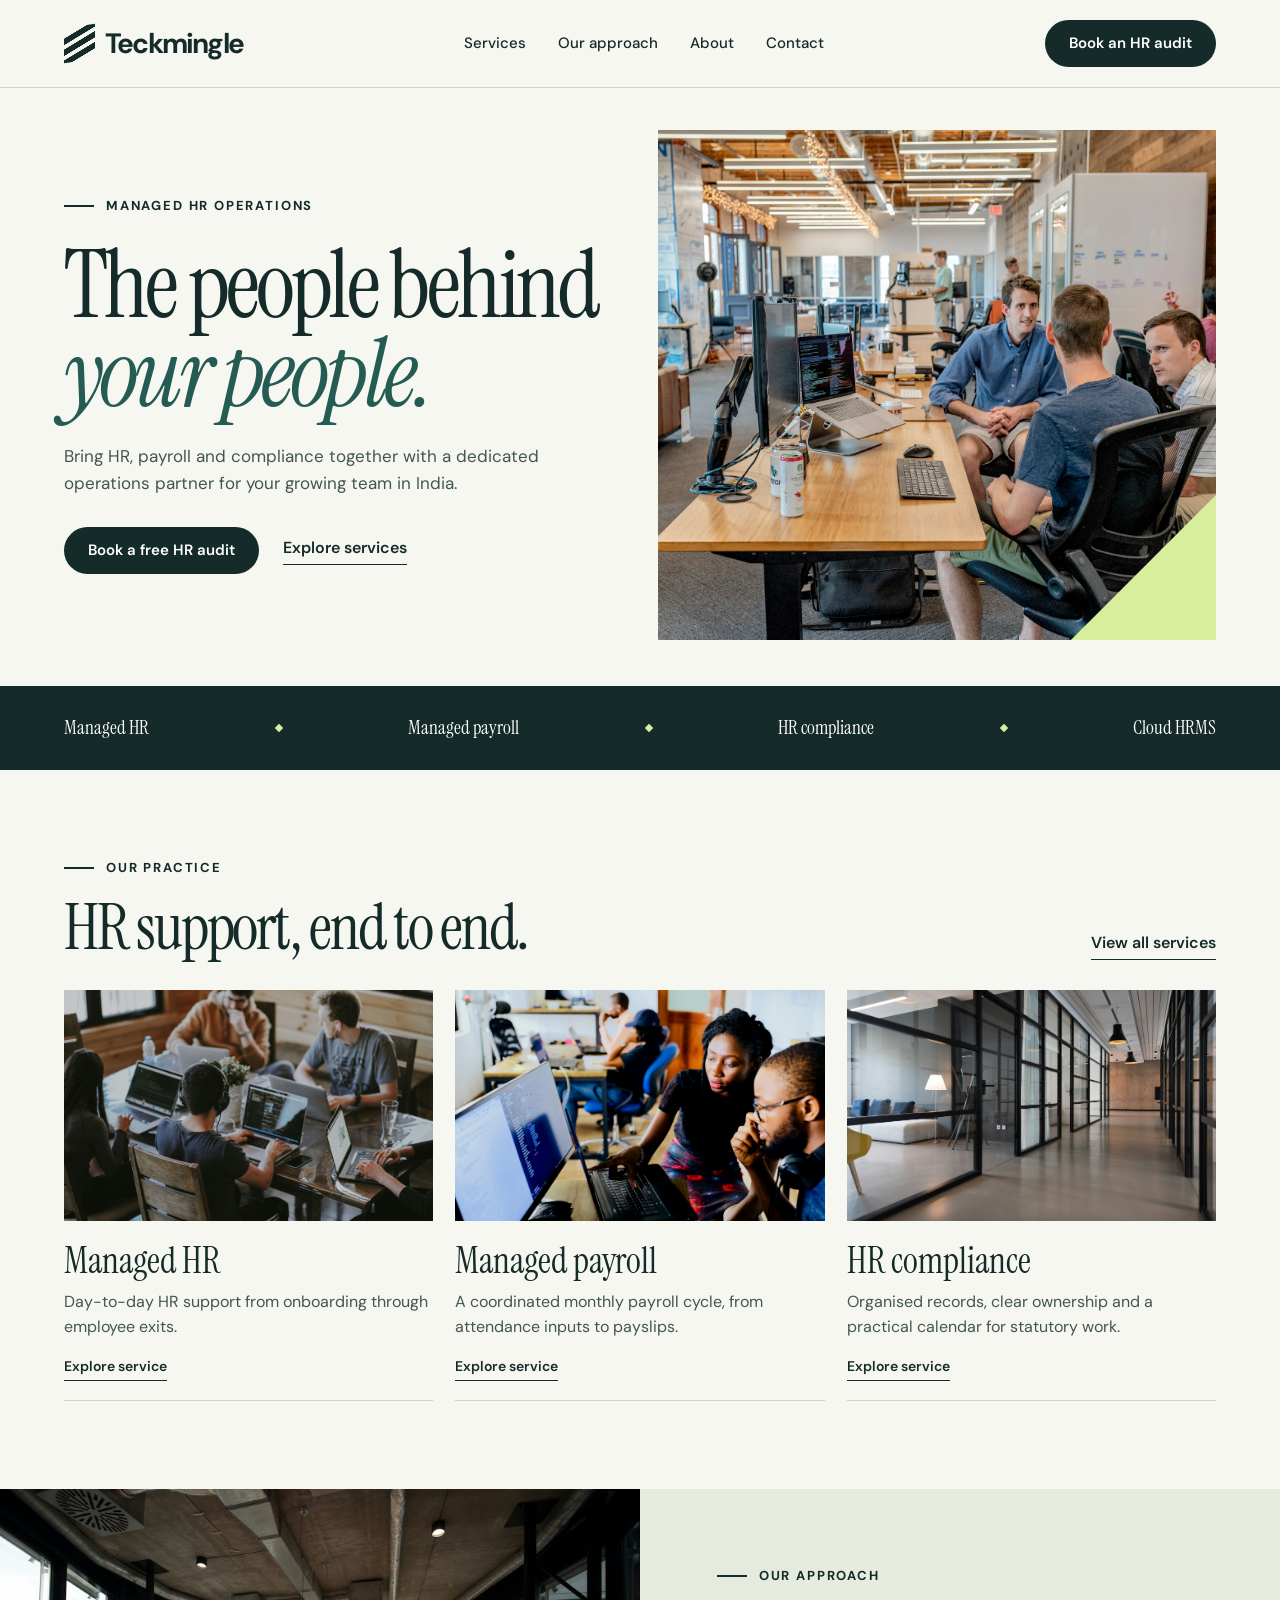
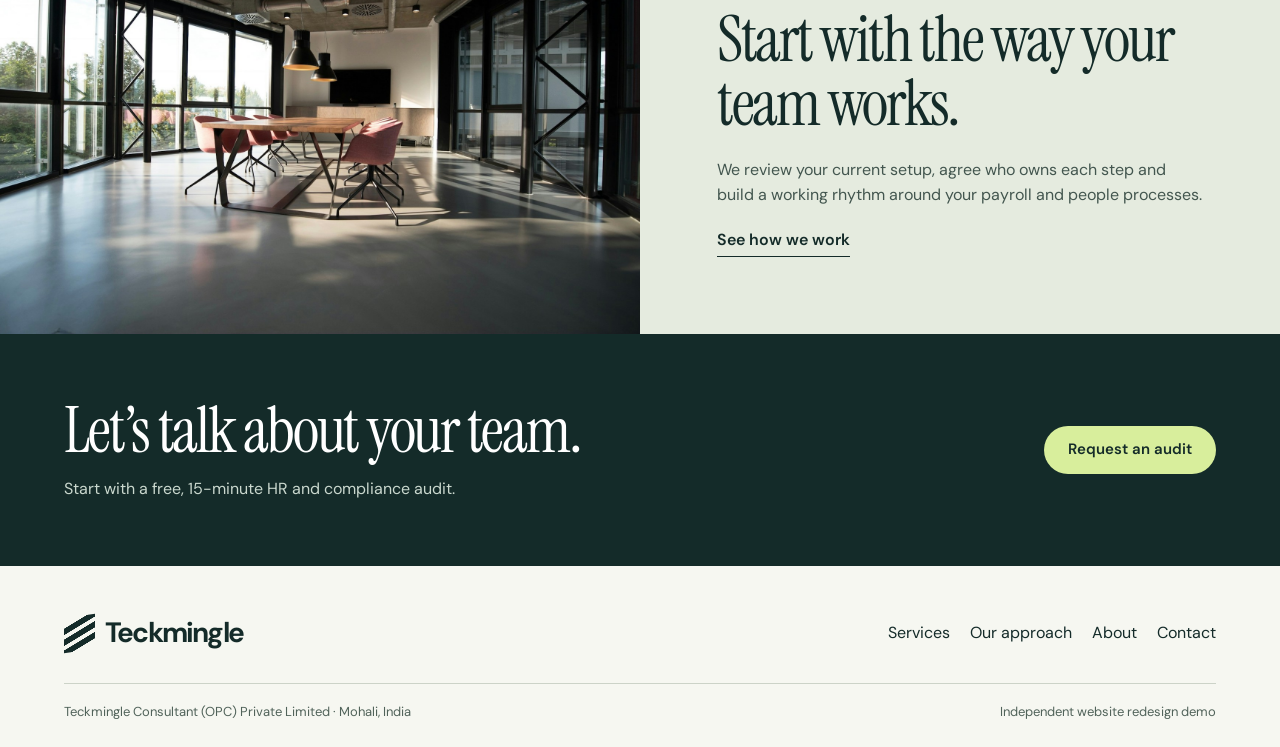
<file: index.html>
<!doctype html><html lang="en-IN"><head><meta charset="utf-8"><meta name="viewport" content="width=device-width, initial-scale=1"><meta name="robots" content="noindex,nofollow"><title>Managed HR, payroll and compliance in India | Teckmingle</title><meta name="description" content="People operations support for growing businesses in India."><link rel="icon" href="icon.png"><link rel="stylesheet" href="style.css"></head><body><a class="skip" href="#main">Skip to content</a><header><div class="wrap"><a class="word" href="index.html" aria-label="Teckmingle home"><span class="mark" aria-hidden="true"></span>Teckmingle</a><button type="button" class="menu" aria-controls="nav" aria-expanded="false">Menu</button><nav id="nav" aria-label="Main navigation"><a href="services.html" >Services</a><a href="approach.html" >Our approach</a><a href="about.html" >About</a><a href="contact.html" >Contact</a></nav><a class="btn " href="contact.html#audit">Book an HR audit</a></div></header><main id="main"><section class="hero wrap"><div class="lead"><span class="label">Managed HR operations</span><h1>The people behind<br><em>your people.</em></h1><p>Bring HR, payroll and compliance together with a dedicated operations partner for your growing team in India.</p><div class="actions"><a class="btn " href="contact.html#audit">Book a free HR audit</a><a class="link" href="services.html">Explore services</a></div></div><div class="art"><img src="img/workplace-meeting.jpg" alt="People in conversation in a sunlit office" loading="eager"></div></section><div class="strip"><div class="wrap"><a href="people.html">Managed HR</a><i aria-hidden="true"></i><a href="payroll.html">Managed payroll</a><i aria-hidden="true"></i><a href="governance.html">HR compliance</a><i aria-hidden="true"></i><a href="hrms.html">Cloud HRMS</a></div></div><section class="section wrap"><span class="label">Our practice</span><div class="heading"><h2>HR support, end to end.</h2><a class="link" href="services.html">View all services</a></div><div class="cards"><a class="card" href="people.html"><div class="crop"><img src="img/studio-discussion.jpg" alt="Colleagues sharing ideas around a worktable" loading="lazy"></div><h3>Managed HR</h3><p>Day-to-day HR support from onboarding through employee exits.</p><span class="link">Explore service</span></a><a class="card" href="payroll.html"><div class="crop"><img src="img/working-session.jpg" alt="Two colleagues reviewing a desktop screen" loading="lazy"></div><h3>Managed payroll</h3><p>A coordinated monthly payroll cycle, from attendance inputs to payslips.</p><span class="link">Explore service</span></a><a class="card" href="governance.html"><div class="crop"><img src="img/office-interior.jpg" alt="Glass meeting rooms beside an office corridor" loading="lazy"></div><h3>HR compliance</h3><p>Organised records, clear ownership and a practical calendar for statutory work.</p><span class="link">Explore service</span></a></div></section><section class="split"><img src="img/workspace-detail.jpg" alt="A quiet meeting room in natural light" loading="lazy"><div><span class="label">Our approach</span><h2>Start with the way your team works.</h2><p>We review your current setup, agree who owns each step and build a working rhythm around your payroll and people processes.</p><a class="link" href="approach.html">See how we work</a></div></section><section class="cta"><div class="wrap"><div><h2>Let’s talk about your team.</h2><p>Start with a free, 15-minute HR and compliance audit.</p></div><a class="btn light" href="contact.html#audit">Request an audit</a></div></section></main><footer><div class="wrap"><div class="foot"><a class="word" href="index.html" aria-label="Teckmingle home"><span class="mark" aria-hidden="true"></span>Teckmingle</a><div><a href="services.html" >Services</a><a href="approach.html" >Our approach</a><a href="about.html" >About</a><a href="contact.html" >Contact</a></div></div><div class="fine"><span>Teckmingle Consultant (OPC) Private Limited · Mohali, India</span><span>Independent website redesign demo</span></div></div></footer><script src="menu.js"></script></body></html>
</file>
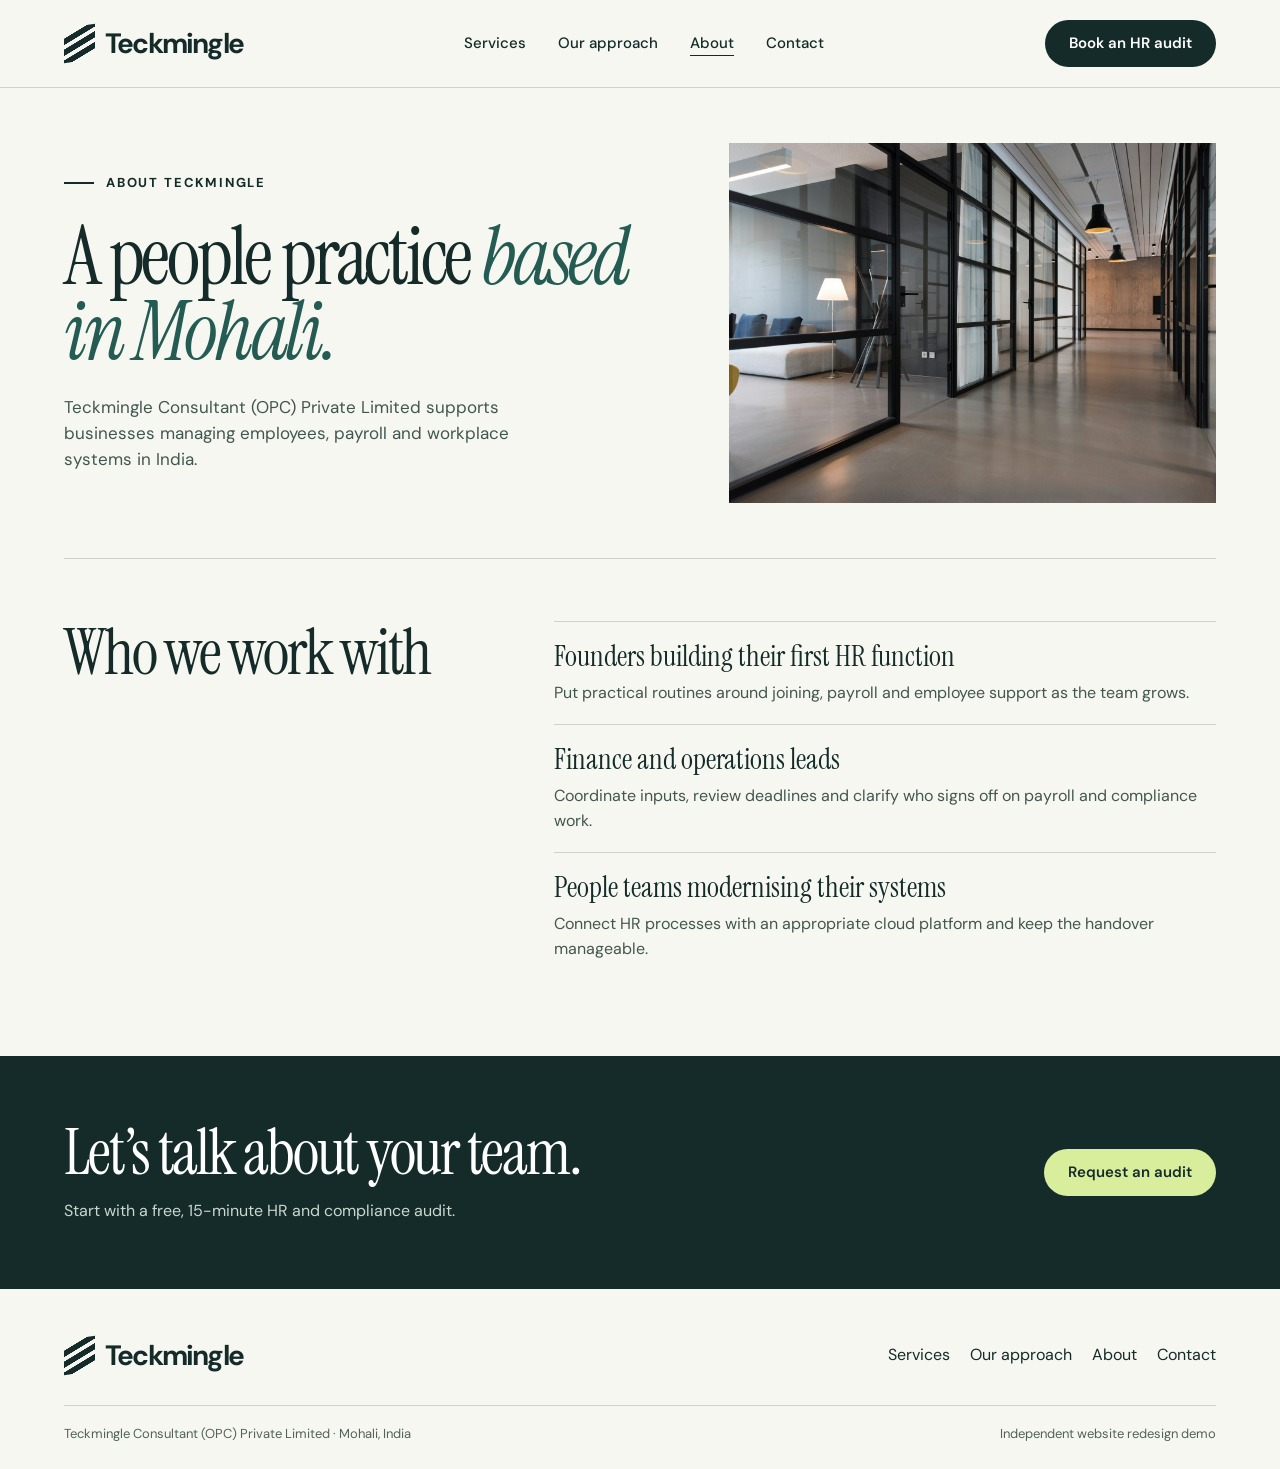
<file: about.html>
<!doctype html><html lang="en-IN"><head><meta charset="utf-8"><meta name="viewport" content="width=device-width, initial-scale=1"><meta name="robots" content="noindex,nofollow"><title>About the practice | Teckmingle</title><meta name="description" content="Meet the Mohali-based HR operations practice."><link rel="icon" href="icon.png"><link rel="stylesheet" href="style.css"></head><body><a class="skip" href="#main">Skip to content</a><header><div class="wrap"><a class="word" href="index.html" aria-label="Teckmingle home"><span class="mark" aria-hidden="true"></span>Teckmingle</a><button type="button" class="menu" aria-controls="nav" aria-expanded="false">Menu</button><nav id="nav" aria-label="Main navigation"><a href="services.html" >Services</a><a href="approach.html" >Our approach</a><a href="about.html" aria-current="page">About</a><a href="contact.html" >Contact</a></nav><a class="btn " href="contact.html#audit">Book an HR audit</a></div></header><main id="main"><section class="inner wrap"><div><span class="label">About Teckmingle</span><h1>A people practice <em>based in Mohali.</em></h1><p>Teckmingle Consultant (OPC) Private Limited supports businesses managing employees, payroll and workplace systems in India.</p></div><img src="img/office-interior.jpg" alt="Glass meeting rooms beside an office corridor" loading="eager"></section><section class="innerbody wrap"><h2>Who we work with</h2><div class="rows"><article><h3>Founders building their first HR function</h3><p>Put practical routines around joining, payroll and employee support as the team grows.</p></article><article><h3>Finance and operations leads</h3><p>Coordinate inputs, review deadlines and clarify who signs off on payroll and compliance work.</p></article><article><h3>People teams modernising their systems</h3><p>Connect HR processes with an appropriate cloud platform and keep the handover manageable.</p></article></div></section><section class="cta"><div class="wrap"><div><h2>Let’s talk about your team.</h2><p>Start with a free, 15-minute HR and compliance audit.</p></div><a class="btn light" href="contact.html#audit">Request an audit</a></div></section></main><footer><div class="wrap"><div class="foot"><a class="word" href="index.html" aria-label="Teckmingle home"><span class="mark" aria-hidden="true"></span>Teckmingle</a><div><a href="services.html" >Services</a><a href="approach.html" >Our approach</a><a href="about.html" aria-current="page">About</a><a href="contact.html" >Contact</a></div></div><div class="fine"><span>Teckmingle Consultant (OPC) Private Limited · Mohali, India</span><span>Independent website redesign demo</span></div></div></footer><script src="menu.js"></script></body></html>
</file>
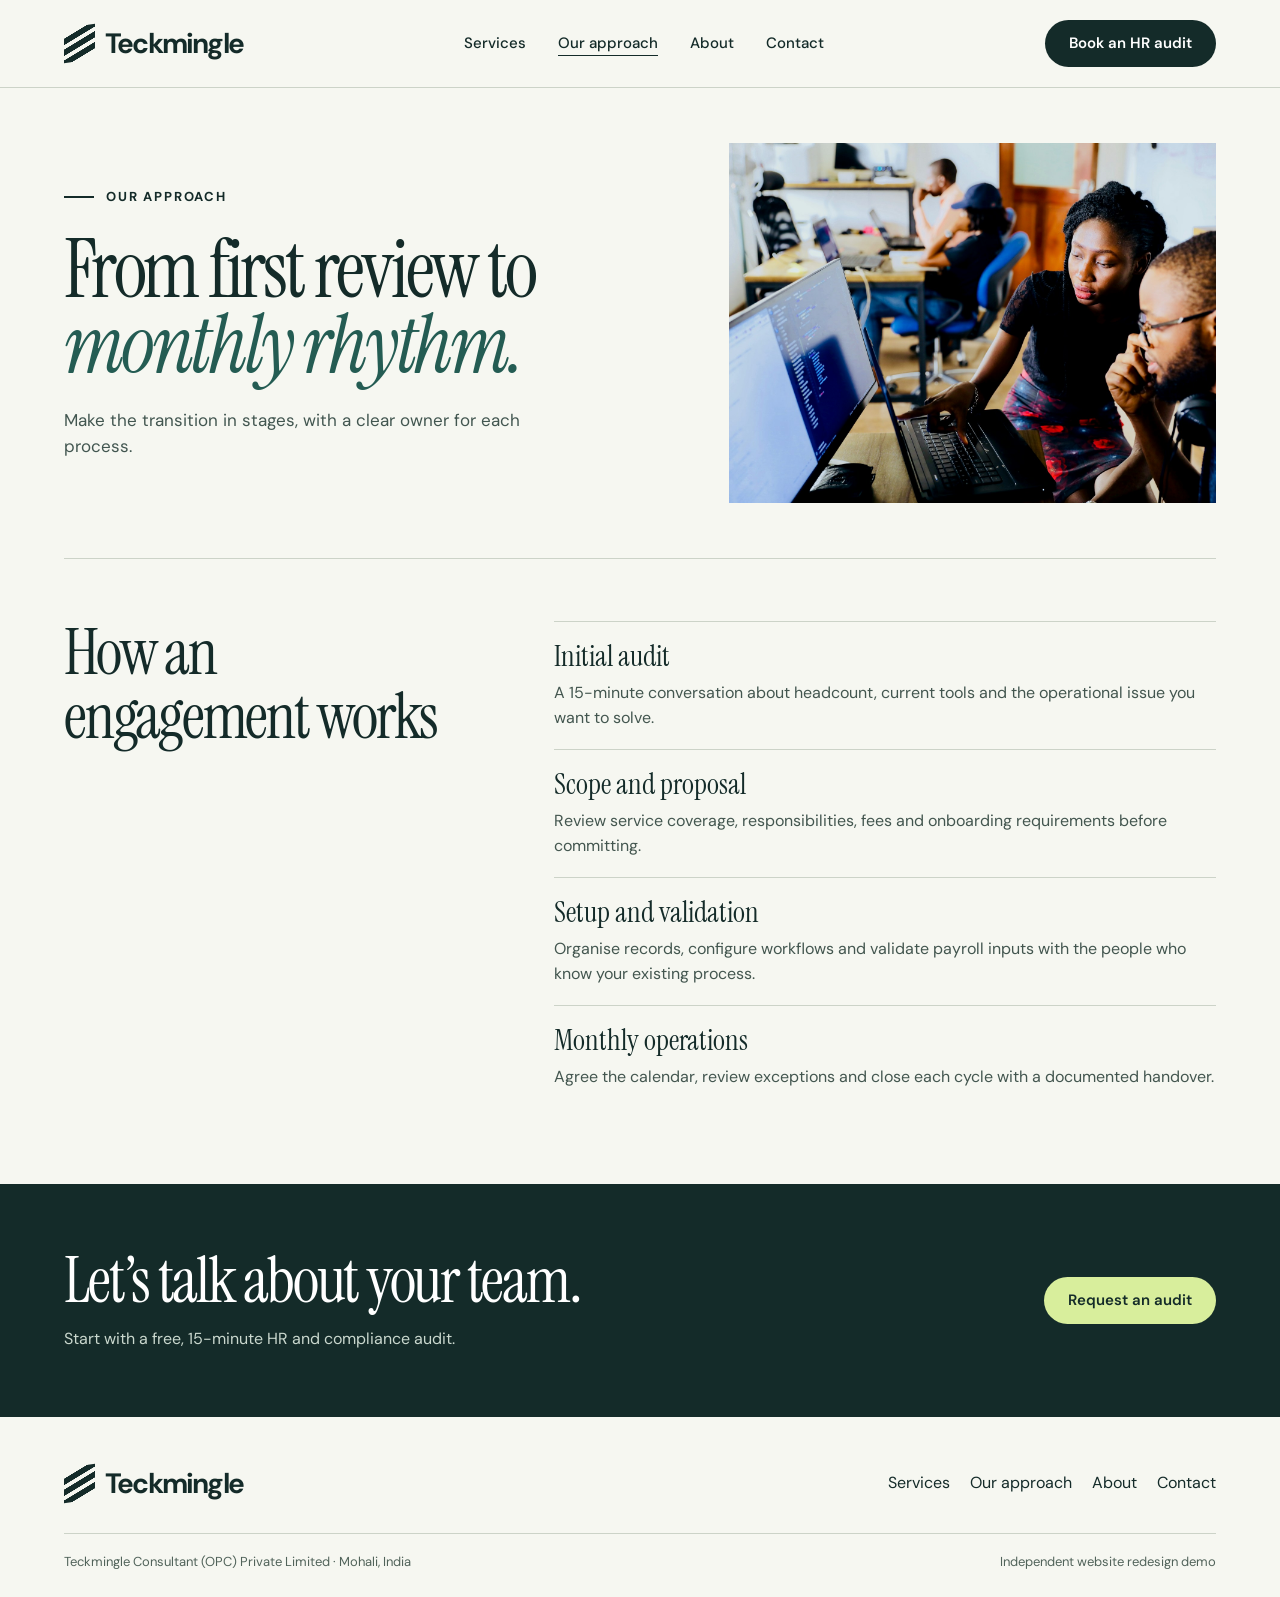
<file: approach.html>
<!doctype html><html lang="en-IN"><head><meta charset="utf-8"><meta name="viewport" content="width=device-width, initial-scale=1"><meta name="robots" content="noindex,nofollow"><title>Our approach | Teckmingle</title><meta name="description" content="How a managed HR engagement works."><link rel="icon" href="icon.png"><link rel="stylesheet" href="style.css"></head><body><a class="skip" href="#main">Skip to content</a><header><div class="wrap"><a class="word" href="index.html" aria-label="Teckmingle home"><span class="mark" aria-hidden="true"></span>Teckmingle</a><button type="button" class="menu" aria-controls="nav" aria-expanded="false">Menu</button><nav id="nav" aria-label="Main navigation"><a href="services.html" >Services</a><a href="approach.html" aria-current="page">Our approach</a><a href="about.html" >About</a><a href="contact.html" >Contact</a></nav><a class="btn " href="contact.html#audit">Book an HR audit</a></div></header><main id="main"><section class="inner wrap"><div><span class="label">Our approach</span><h1>From first review to <em>monthly rhythm.</em></h1><p>Make the transition in stages, with a clear owner for each process.</p></div><img src="img/working-session.jpg" alt="Two colleagues reviewing a desktop screen" loading="eager"></section><section class="innerbody wrap"><h2>How an engagement works</h2><div class="rows"><article><h3>Initial audit</h3><p>A 15-minute conversation about headcount, current tools and the operational issue you want to solve.</p></article><article><h3>Scope and proposal</h3><p>Review service coverage, responsibilities, fees and onboarding requirements before committing.</p></article><article><h3>Setup and validation</h3><p>Organise records, configure workflows and validate payroll inputs with the people who know your existing process.</p></article><article><h3>Monthly operations</h3><p>Agree the calendar, review exceptions and close each cycle with a documented handover.</p></article></div></section><section class="cta"><div class="wrap"><div><h2>Let’s talk about your team.</h2><p>Start with a free, 15-minute HR and compliance audit.</p></div><a class="btn light" href="contact.html#audit">Request an audit</a></div></section></main><footer><div class="wrap"><div class="foot"><a class="word" href="index.html" aria-label="Teckmingle home"><span class="mark" aria-hidden="true"></span>Teckmingle</a><div><a href="services.html" >Services</a><a href="approach.html" aria-current="page">Our approach</a><a href="about.html" >About</a><a href="contact.html" >Contact</a></div></div><div class="fine"><span>Teckmingle Consultant (OPC) Private Limited · Mohali, India</span><span>Independent website redesign demo</span></div></div></footer><script src="menu.js"></script></body></html>
</file>
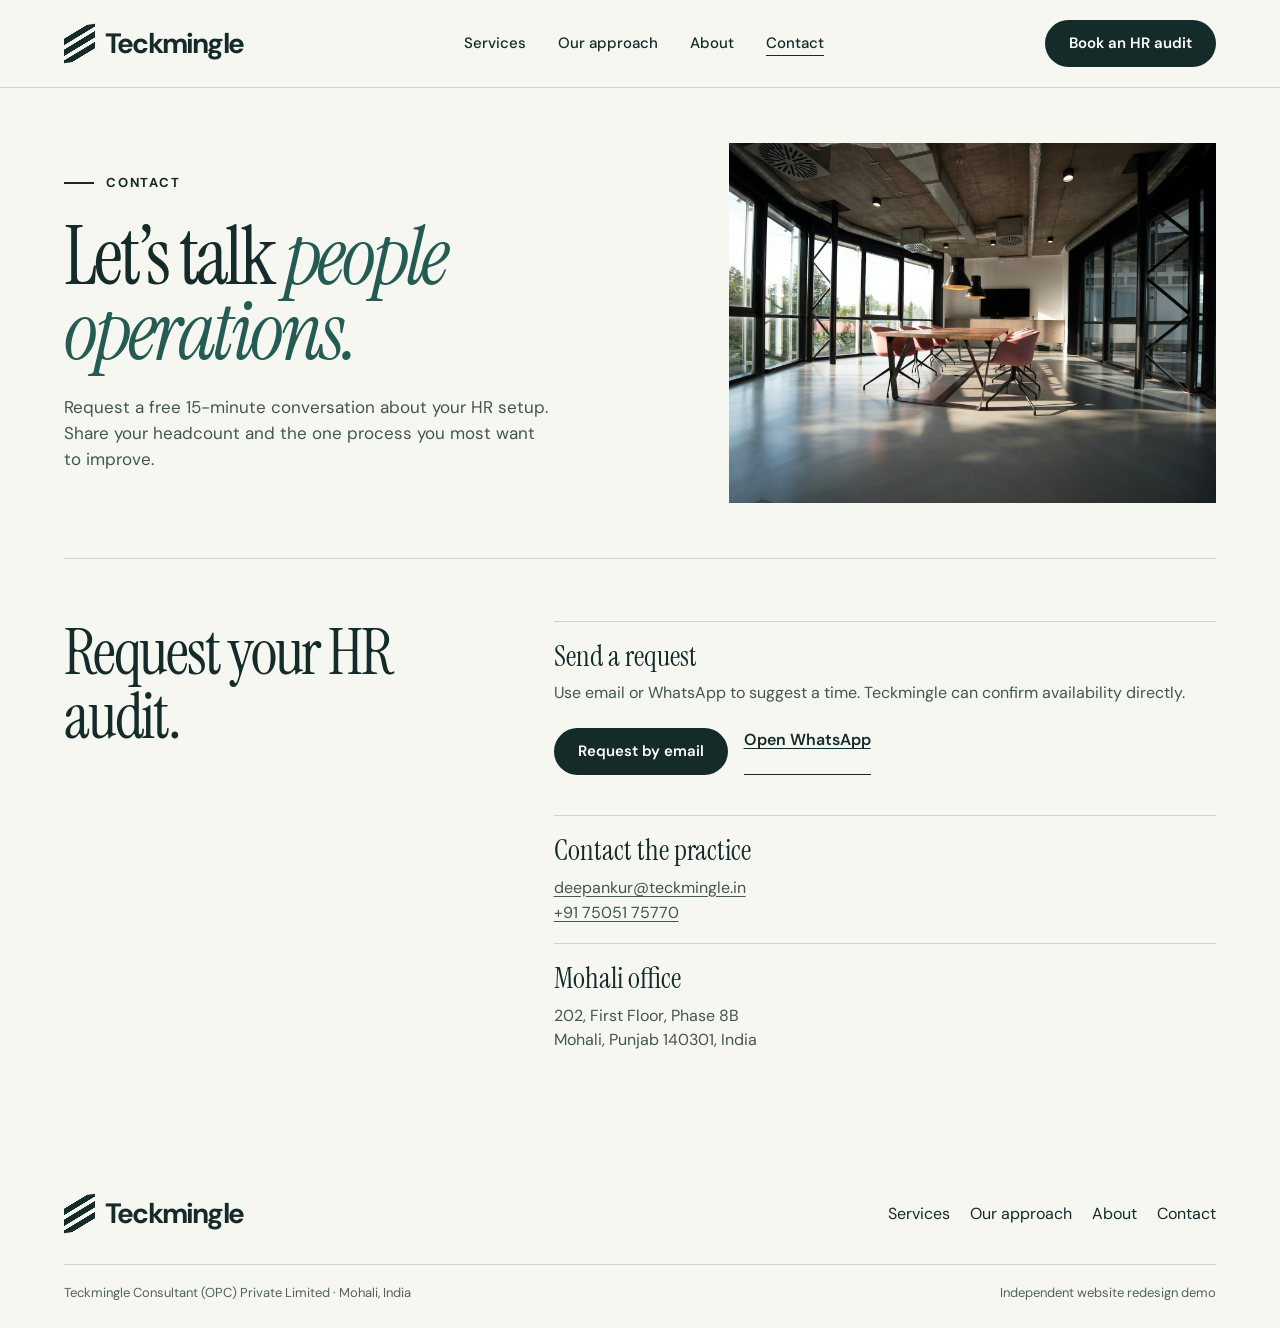
<file: contact.html>
<!doctype html><html lang="en-IN"><head><meta charset="utf-8"><meta name="viewport" content="width=device-width, initial-scale=1"><meta name="robots" content="noindex,nofollow"><title>Contact and HR audit | Teckmingle</title><meta name="description" content="Request a short HR and compliance review."><link rel="icon" href="icon.png"><link rel="stylesheet" href="style.css"></head><body><a class="skip" href="#main">Skip to content</a><header><div class="wrap"><a class="word" href="index.html" aria-label="Teckmingle home"><span class="mark" aria-hidden="true"></span>Teckmingle</a><button type="button" class="menu" aria-controls="nav" aria-expanded="false">Menu</button><nav id="nav" aria-label="Main navigation"><a href="services.html" >Services</a><a href="approach.html" >Our approach</a><a href="about.html" >About</a><a href="contact.html" aria-current="page">Contact</a></nav><a class="btn " href="contact.html#audit">Book an HR audit</a></div></header><main id="main"><section class="inner wrap"><div><span class="label">Contact</span><h1>Let’s talk <em>people operations.</em></h1><p>Request a free 15-minute conversation about your HR setup. Share your headcount and the one process you most want to improve.</p></div><img src="img/workspace-detail.jpg" alt="A quiet meeting room in natural light" loading="eager"></section><section id="audit" class="innerbody wrap"><h2>Request your HR audit.</h2><div class="rows"><article><h3>Send a request</h3><p>Use email or WhatsApp to suggest a time. Teckmingle can confirm availability directly.</p><div class="contactlinks"><a class="btn " href="mailto:deepankur@teckmingle.in?subject=15-minute%20HR%20audit%20request">Request by email</a><a class="link" href="https://wa.me/917505175770?text=Hello%2C%20I%20would%20like%20to%20request%20an%20HR%20audit.">Open WhatsApp</a></div></article><article><h3>Contact the practice</h3><p><a href="mailto:deepankur@teckmingle.in">deepankur@teckmingle.in</a><br><a href="tel:+917505175770">+91 75051 75770</a></p></article><article><h3>Mohali office</h3><p>202, First Floor, Phase 8B<br>Mohali, Punjab 140301, India</p></article></div></section></main><footer><div class="wrap"><div class="foot"><a class="word" href="index.html" aria-label="Teckmingle home"><span class="mark" aria-hidden="true"></span>Teckmingle</a><div><a href="services.html" >Services</a><a href="approach.html" >Our approach</a><a href="about.html" >About</a><a href="contact.html" aria-current="page">Contact</a></div></div><div class="fine"><span>Teckmingle Consultant (OPC) Private Limited · Mohali, India</span><span>Independent website redesign demo</span></div></div></footer><script src="menu.js"></script></body></html>
</file>
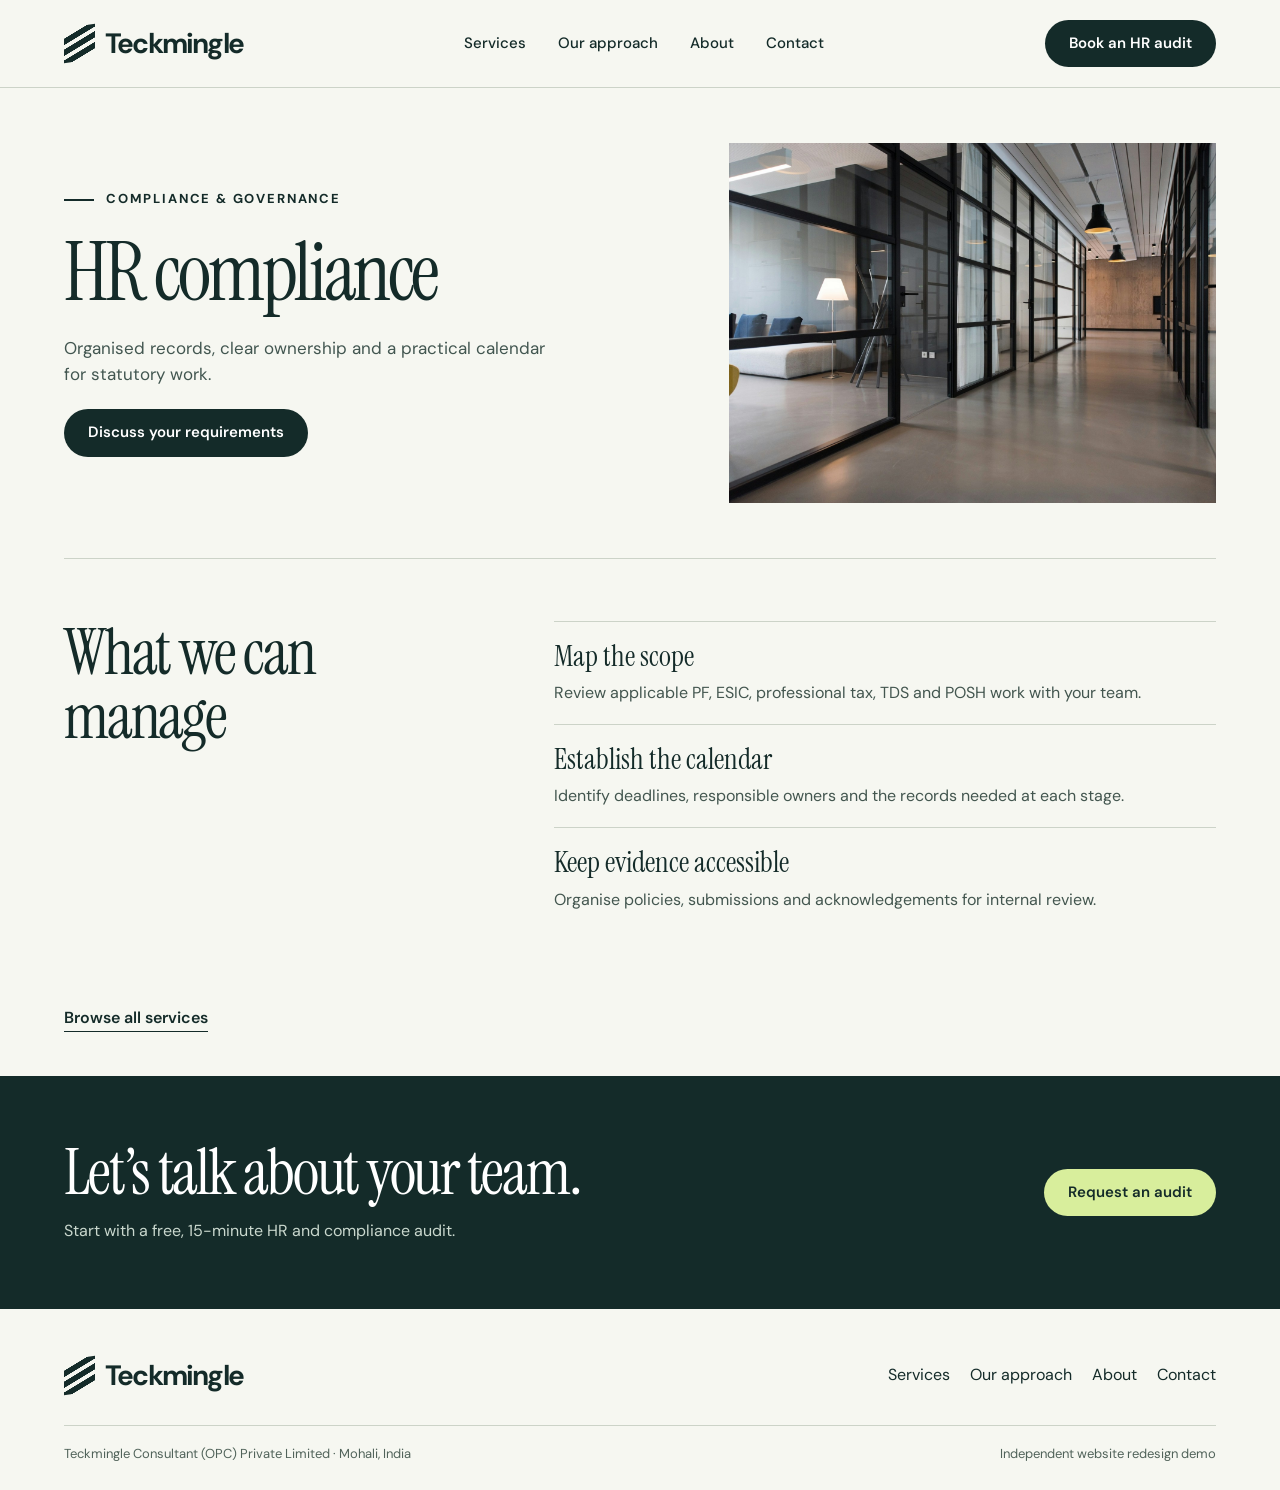
<file: governance.html>
<!doctype html><html lang="en-IN"><head><meta charset="utf-8"><meta name="viewport" content="width=device-width, initial-scale=1"><meta name="robots" content="noindex,nofollow"><title>HR compliance | Teckmingle</title><meta name="description" content="Organised records, clear ownership and a practical calendar for statutory work."><link rel="icon" href="icon.png"><link rel="stylesheet" href="style.css"></head><body><a class="skip" href="#main">Skip to content</a><header><div class="wrap"><a class="word" href="index.html" aria-label="Teckmingle home"><span class="mark" aria-hidden="true"></span>Teckmingle</a><button type="button" class="menu" aria-controls="nav" aria-expanded="false">Menu</button><nav id="nav" aria-label="Main navigation"><a href="services.html" >Services</a><a href="approach.html" >Our approach</a><a href="about.html" >About</a><a href="contact.html" >Contact</a></nav><a class="btn " href="contact.html#audit">Book an HR audit</a></div></header><main id="main"><section class="inner wrap"><div><span class="label">Compliance & governance</span><h1>HR compliance</h1><p>Organised records, clear ownership and a practical calendar for statutory work.</p><a class="btn " href="contact.html#audit">Discuss your requirements</a></div><img src="img/office-interior.jpg" alt="Glass meeting rooms beside an office corridor" loading="eager"></section><section class="innerbody wrap"><h2>What we can manage</h2><div class="rows"><article><h3>Map the scope</h3><p>Review applicable PF, ESIC, professional tax, TDS and POSH work with your team.</p></article><article><h3>Establish the calendar</h3><p>Identify deadlines, responsible owners and the records needed at each stage.</p></article><article><h3>Keep evidence accessible</h3><p>Organise policies, submissions and acknowledgements for internal review.</p></article></div></section><section class="wrap" style="padding-bottom:45px"><a class="link" href="services.html">Browse all services</a></section><section class="cta"><div class="wrap"><div><h2>Let’s talk about your team.</h2><p>Start with a free, 15-minute HR and compliance audit.</p></div><a class="btn light" href="contact.html#audit">Request an audit</a></div></section></main><footer><div class="wrap"><div class="foot"><a class="word" href="index.html" aria-label="Teckmingle home"><span class="mark" aria-hidden="true"></span>Teckmingle</a><div><a href="services.html" >Services</a><a href="approach.html" >Our approach</a><a href="about.html" >About</a><a href="contact.html" >Contact</a></div></div><div class="fine"><span>Teckmingle Consultant (OPC) Private Limited · Mohali, India</span><span>Independent website redesign demo</span></div></div></footer><script src="menu.js"></script></body></html>
</file>
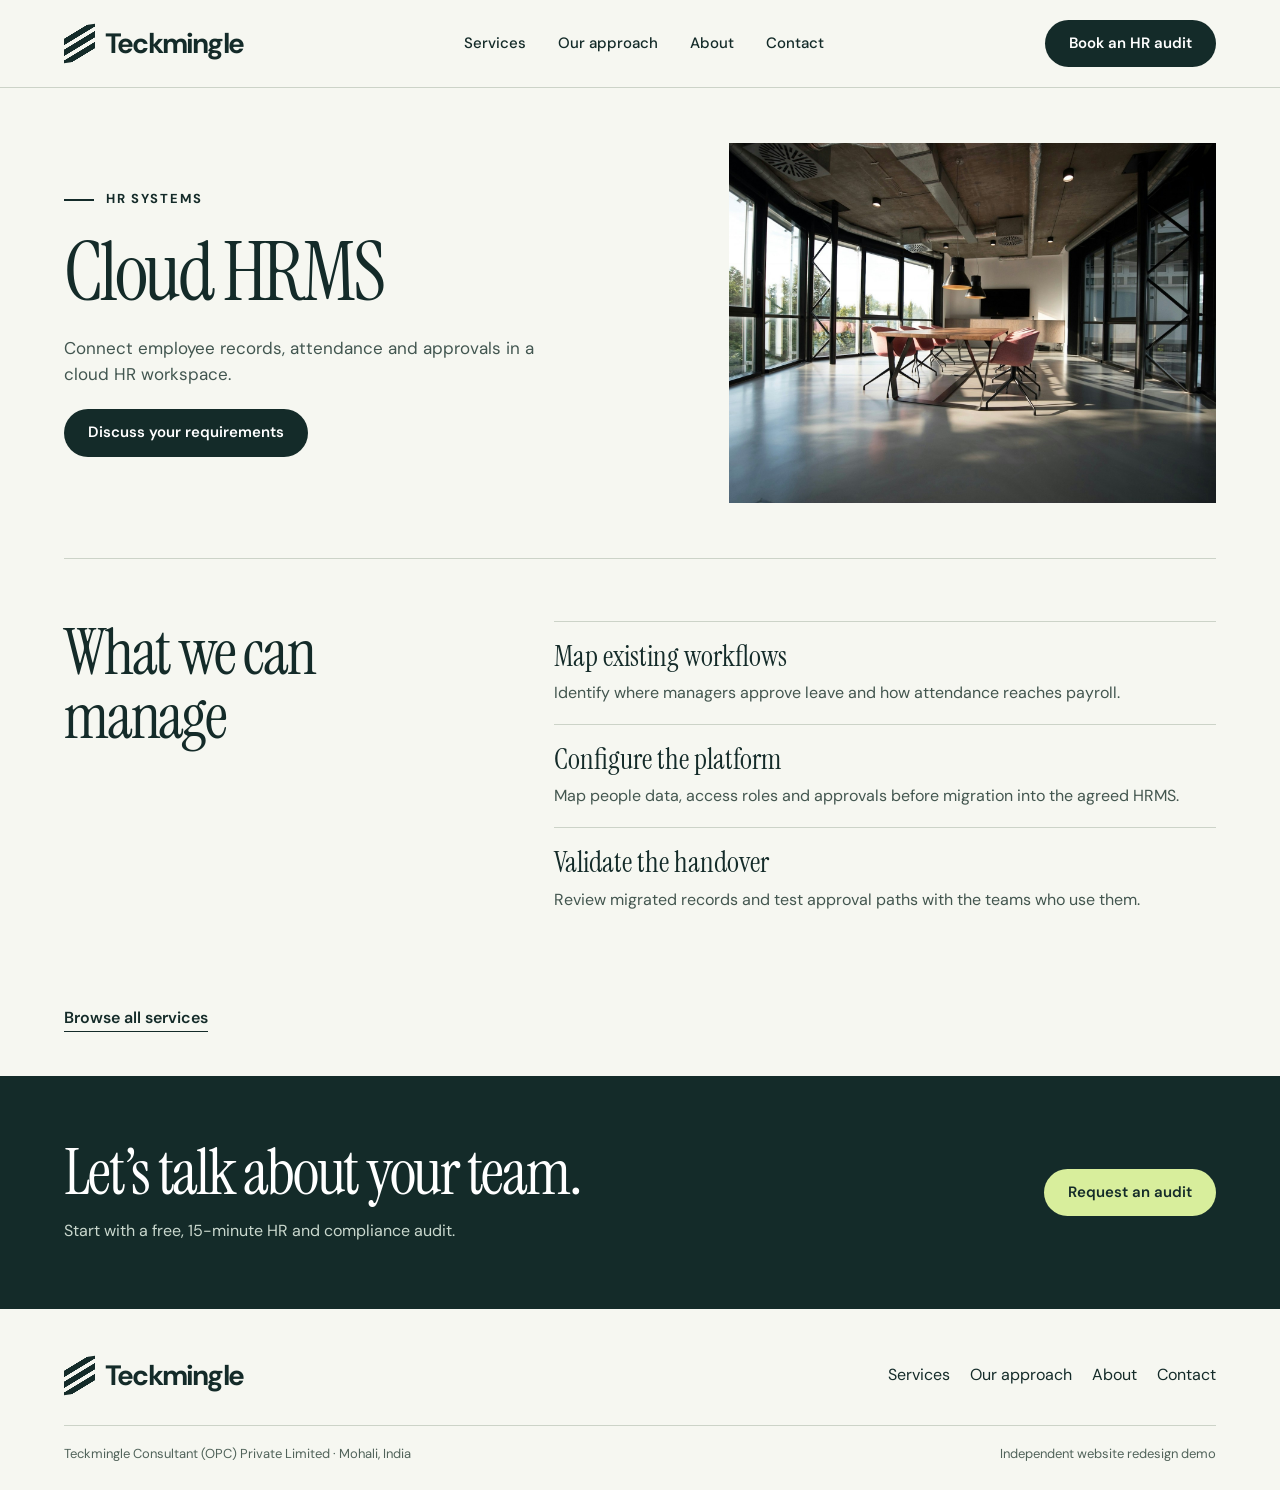
<file: hrms.html>
<!doctype html><html lang="en-IN"><head><meta charset="utf-8"><meta name="viewport" content="width=device-width, initial-scale=1"><meta name="robots" content="noindex,nofollow"><title>Cloud HRMS | Teckmingle</title><meta name="description" content="Connect employee records, attendance and approvals in a cloud HR workspace."><link rel="icon" href="icon.png"><link rel="stylesheet" href="style.css"></head><body><a class="skip" href="#main">Skip to content</a><header><div class="wrap"><a class="word" href="index.html" aria-label="Teckmingle home"><span class="mark" aria-hidden="true"></span>Teckmingle</a><button type="button" class="menu" aria-controls="nav" aria-expanded="false">Menu</button><nav id="nav" aria-label="Main navigation"><a href="services.html" >Services</a><a href="approach.html" >Our approach</a><a href="about.html" >About</a><a href="contact.html" >Contact</a></nav><a class="btn " href="contact.html#audit">Book an HR audit</a></div></header><main id="main"><section class="inner wrap"><div><span class="label">HR systems</span><h1>Cloud HRMS</h1><p>Connect employee records, attendance and approvals in a cloud HR workspace.</p><a class="btn " href="contact.html#audit">Discuss your requirements</a></div><img src="img/workspace-detail.jpg" alt="A quiet meeting room in natural light" loading="eager"></section><section class="innerbody wrap"><h2>What we can manage</h2><div class="rows"><article><h3>Map existing workflows</h3><p>Identify where managers approve leave and how attendance reaches payroll.</p></article><article><h3>Configure the platform</h3><p>Map people data, access roles and approvals before migration into the agreed HRMS.</p></article><article><h3>Validate the handover</h3><p>Review migrated records and test approval paths with the teams who use them.</p></article></div></section><section class="wrap" style="padding-bottom:45px"><a class="link" href="services.html">Browse all services</a></section><section class="cta"><div class="wrap"><div><h2>Let’s talk about your team.</h2><p>Start with a free, 15-minute HR and compliance audit.</p></div><a class="btn light" href="contact.html#audit">Request an audit</a></div></section></main><footer><div class="wrap"><div class="foot"><a class="word" href="index.html" aria-label="Teckmingle home"><span class="mark" aria-hidden="true"></span>Teckmingle</a><div><a href="services.html" >Services</a><a href="approach.html" >Our approach</a><a href="about.html" >About</a><a href="contact.html" >Contact</a></div></div><div class="fine"><span>Teckmingle Consultant (OPC) Private Limited · Mohali, India</span><span>Independent website redesign demo</span></div></div></footer><script src="menu.js"></script></body></html>
</file>
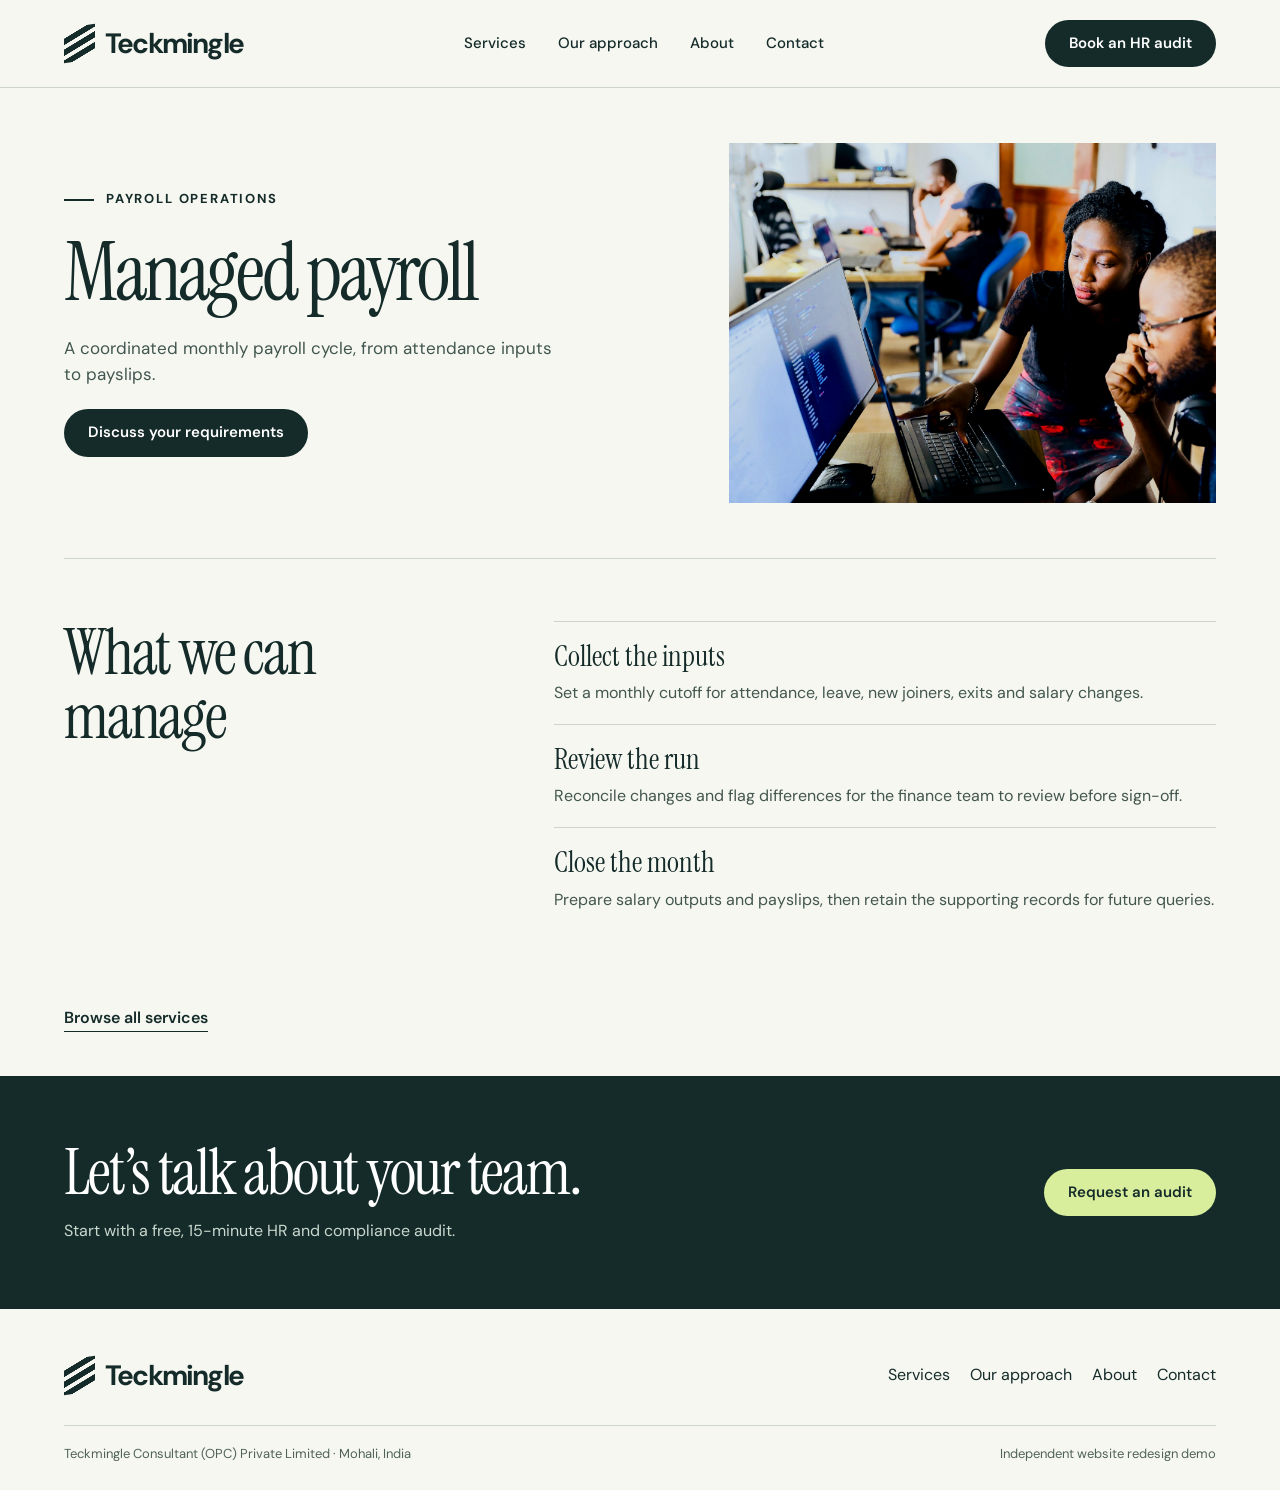
<file: payroll.html>
<!doctype html><html lang="en-IN"><head><meta charset="utf-8"><meta name="viewport" content="width=device-width, initial-scale=1"><meta name="robots" content="noindex,nofollow"><title>Managed payroll | Teckmingle</title><meta name="description" content="A coordinated monthly payroll cycle, from attendance inputs to payslips."><link rel="icon" href="icon.png"><link rel="stylesheet" href="style.css"></head><body><a class="skip" href="#main">Skip to content</a><header><div class="wrap"><a class="word" href="index.html" aria-label="Teckmingle home"><span class="mark" aria-hidden="true"></span>Teckmingle</a><button type="button" class="menu" aria-controls="nav" aria-expanded="false">Menu</button><nav id="nav" aria-label="Main navigation"><a href="services.html" >Services</a><a href="approach.html" >Our approach</a><a href="about.html" >About</a><a href="contact.html" >Contact</a></nav><a class="btn " href="contact.html#audit">Book an HR audit</a></div></header><main id="main"><section class="inner wrap"><div><span class="label">Payroll operations</span><h1>Managed payroll</h1><p>A coordinated monthly payroll cycle, from attendance inputs to payslips.</p><a class="btn " href="contact.html#audit">Discuss your requirements</a></div><img src="img/working-session.jpg" alt="Two colleagues reviewing a desktop screen" loading="eager"></section><section class="innerbody wrap"><h2>What we can manage</h2><div class="rows"><article><h3>Collect the inputs</h3><p>Set a monthly cutoff for attendance, leave, new joiners, exits and salary changes.</p></article><article><h3>Review the run</h3><p>Reconcile changes and flag differences for the finance team to review before sign-off.</p></article><article><h3>Close the month</h3><p>Prepare salary outputs and payslips, then retain the supporting records for future queries.</p></article></div></section><section class="wrap" style="padding-bottom:45px"><a class="link" href="services.html">Browse all services</a></section><section class="cta"><div class="wrap"><div><h2>Let’s talk about your team.</h2><p>Start with a free, 15-minute HR and compliance audit.</p></div><a class="btn light" href="contact.html#audit">Request an audit</a></div></section></main><footer><div class="wrap"><div class="foot"><a class="word" href="index.html" aria-label="Teckmingle home"><span class="mark" aria-hidden="true"></span>Teckmingle</a><div><a href="services.html" >Services</a><a href="approach.html" >Our approach</a><a href="about.html" >About</a><a href="contact.html" >Contact</a></div></div><div class="fine"><span>Teckmingle Consultant (OPC) Private Limited · Mohali, India</span><span>Independent website redesign demo</span></div></div></footer><script src="menu.js"></script></body></html>
</file>
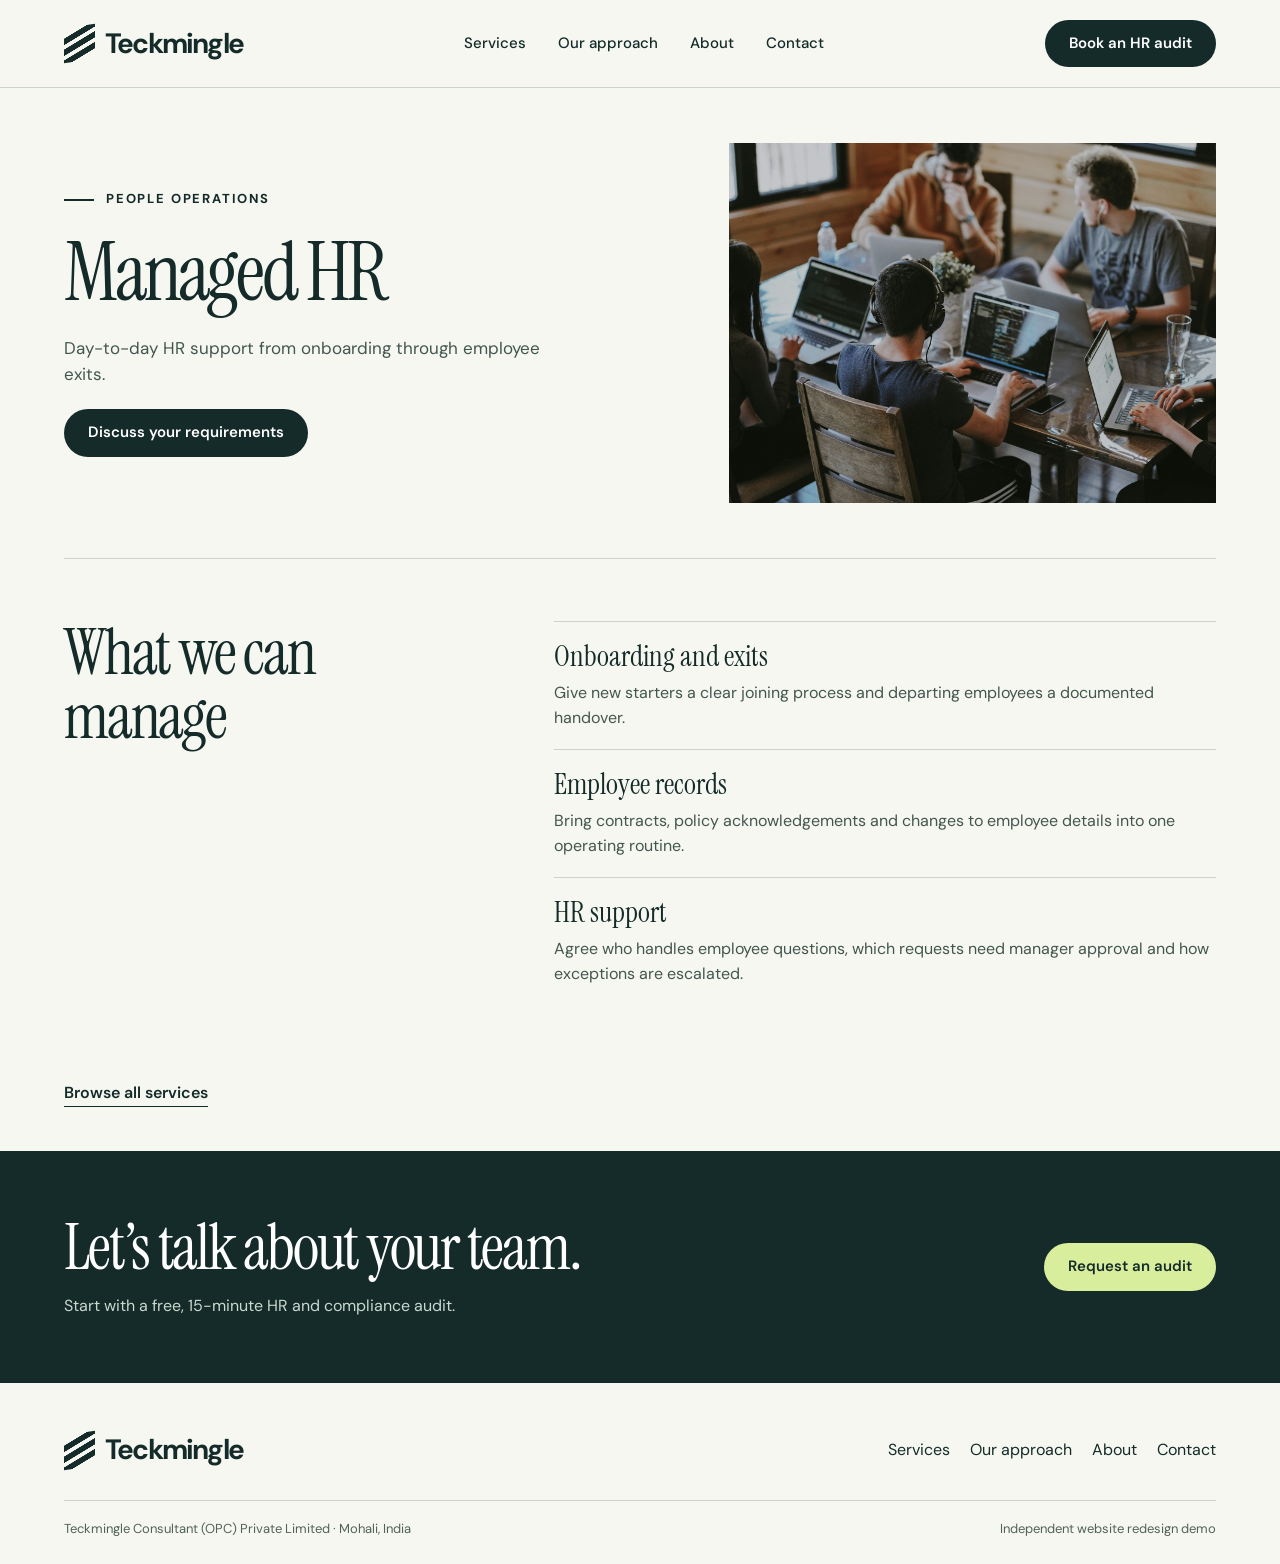
<file: people.html>
<!doctype html><html lang="en-IN"><head><meta charset="utf-8"><meta name="viewport" content="width=device-width, initial-scale=1"><meta name="robots" content="noindex,nofollow"><title>Managed HR | Teckmingle</title><meta name="description" content="Day-to-day HR support from onboarding through employee exits."><link rel="icon" href="icon.png"><link rel="stylesheet" href="style.css"></head><body><a class="skip" href="#main">Skip to content</a><header><div class="wrap"><a class="word" href="index.html" aria-label="Teckmingle home"><span class="mark" aria-hidden="true"></span>Teckmingle</a><button type="button" class="menu" aria-controls="nav" aria-expanded="false">Menu</button><nav id="nav" aria-label="Main navigation"><a href="services.html" >Services</a><a href="approach.html" >Our approach</a><a href="about.html" >About</a><a href="contact.html" >Contact</a></nav><a class="btn " href="contact.html#audit">Book an HR audit</a></div></header><main id="main"><section class="inner wrap"><div><span class="label">People operations</span><h1>Managed HR</h1><p>Day-to-day HR support from onboarding through employee exits.</p><a class="btn " href="contact.html#audit">Discuss your requirements</a></div><img src="img/studio-discussion.jpg" alt="Colleagues sharing ideas around a worktable" loading="eager"></section><section class="innerbody wrap"><h2>What we can manage</h2><div class="rows"><article><h3>Onboarding and exits</h3><p>Give new starters a clear joining process and departing employees a documented handover.</p></article><article><h3>Employee records</h3><p>Bring contracts, policy acknowledgements and changes to employee details into one operating routine.</p></article><article><h3>HR support</h3><p>Agree who handles employee questions, which requests need manager approval and how exceptions are escalated.</p></article></div></section><section class="wrap" style="padding-bottom:45px"><a class="link" href="services.html">Browse all services</a></section><section class="cta"><div class="wrap"><div><h2>Let’s talk about your team.</h2><p>Start with a free, 15-minute HR and compliance audit.</p></div><a class="btn light" href="contact.html#audit">Request an audit</a></div></section></main><footer><div class="wrap"><div class="foot"><a class="word" href="index.html" aria-label="Teckmingle home"><span class="mark" aria-hidden="true"></span>Teckmingle</a><div><a href="services.html" >Services</a><a href="approach.html" >Our approach</a><a href="about.html" >About</a><a href="contact.html" >Contact</a></div></div><div class="fine"><span>Teckmingle Consultant (OPC) Private Limited · Mohali, India</span><span>Independent website redesign demo</span></div></div></footer><script src="menu.js"></script></body></html>
</file>
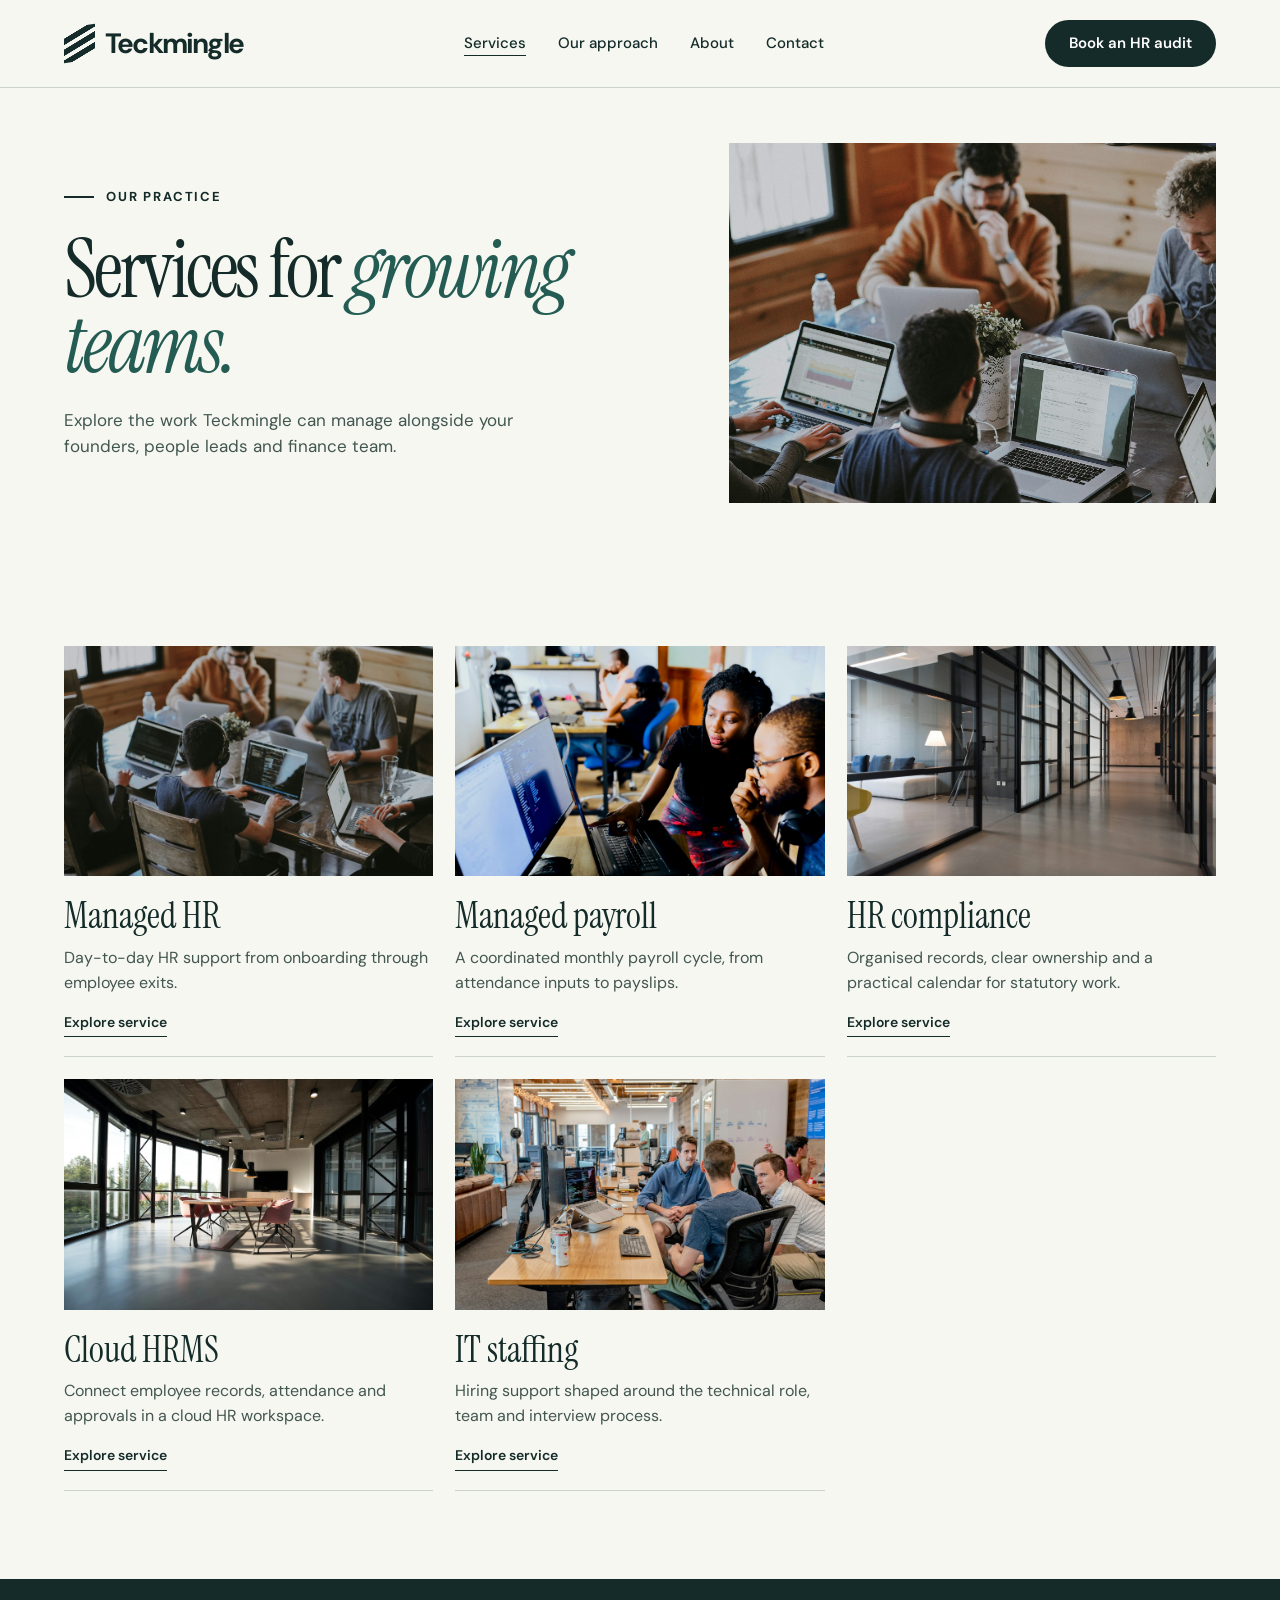
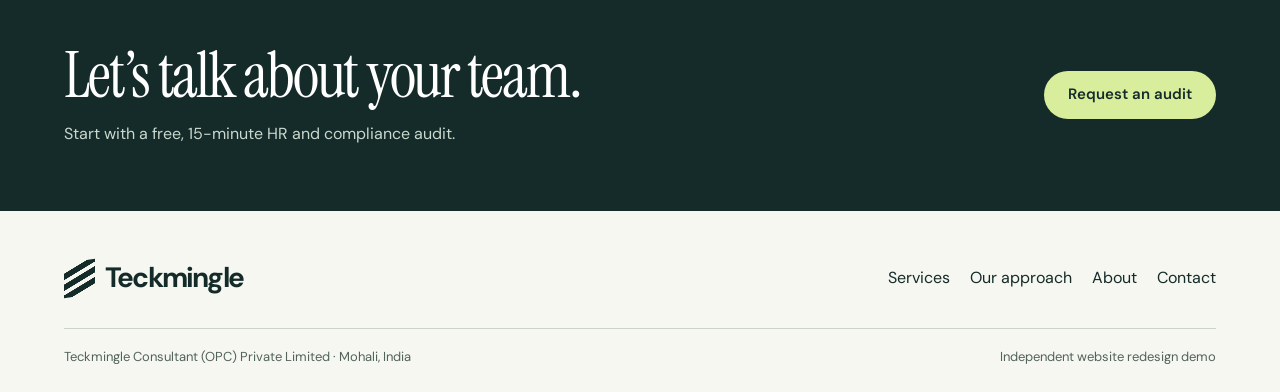
<file: services.html>
<!doctype html><html lang="en-IN"><head><meta charset="utf-8"><meta name="viewport" content="width=device-width, initial-scale=1"><meta name="robots" content="noindex,nofollow"><title>Our services | Teckmingle</title><meta name="description" content="Explore managed HR, payroll, compliance, HR systems and staffing."><link rel="icon" href="icon.png"><link rel="stylesheet" href="style.css"></head><body><a class="skip" href="#main">Skip to content</a><header><div class="wrap"><a class="word" href="index.html" aria-label="Teckmingle home"><span class="mark" aria-hidden="true"></span>Teckmingle</a><button type="button" class="menu" aria-controls="nav" aria-expanded="false">Menu</button><nav id="nav" aria-label="Main navigation"><a href="services.html" aria-current="page">Services</a><a href="approach.html" >Our approach</a><a href="about.html" >About</a><a href="contact.html" >Contact</a></nav><a class="btn " href="contact.html#audit">Book an HR audit</a></div></header><main id="main"><section class="inner wrap"><div><span class="label">Our practice</span><h1>Services for <em>growing teams.</em></h1><p>Explore the work Teckmingle can manage alongside your founders, people leads and finance team.</p></div><img src="img/team-at-work.jpg" alt="Colleagues working together around a table" loading="eager"></section><section class="section wrap"><div class="cards"><a class="card" href="people.html"><div class="crop"><img src="img/studio-discussion.jpg" alt="Colleagues sharing ideas around a worktable" loading="lazy"></div><h3>Managed HR</h3><p>Day-to-day HR support from onboarding through employee exits.</p><span class="link">Explore service</span></a><a class="card" href="payroll.html"><div class="crop"><img src="img/working-session.jpg" alt="Two colleagues reviewing a desktop screen" loading="lazy"></div><h3>Managed payroll</h3><p>A coordinated monthly payroll cycle, from attendance inputs to payslips.</p><span class="link">Explore service</span></a><a class="card" href="governance.html"><div class="crop"><img src="img/office-interior.jpg" alt="Glass meeting rooms beside an office corridor" loading="lazy"></div><h3>HR compliance</h3><p>Organised records, clear ownership and a practical calendar for statutory work.</p><span class="link">Explore service</span></a><a class="card" href="hrms.html"><div class="crop"><img src="img/workspace-detail.jpg" alt="A quiet meeting room in natural light" loading="lazy"></div><h3>Cloud HRMS</h3><p>Connect employee records, attendance and approvals in a cloud HR workspace.</p><span class="link">Explore service</span></a><a class="card" href="staffing.html"><div class="crop"><img src="img/workplace-meeting.jpg" alt="People in conversation in a sunlit office" loading="lazy"></div><h3>IT staffing</h3><p>Hiring support shaped around the technical role, team and interview process.</p><span class="link">Explore service</span></a></div></section><section class="cta"><div class="wrap"><div><h2>Let’s talk about your team.</h2><p>Start with a free, 15-minute HR and compliance audit.</p></div><a class="btn light" href="contact.html#audit">Request an audit</a></div></section></main><footer><div class="wrap"><div class="foot"><a class="word" href="index.html" aria-label="Teckmingle home"><span class="mark" aria-hidden="true"></span>Teckmingle</a><div><a href="services.html" aria-current="page">Services</a><a href="approach.html" >Our approach</a><a href="about.html" >About</a><a href="contact.html" >Contact</a></div></div><div class="fine"><span>Teckmingle Consultant (OPC) Private Limited · Mohali, India</span><span>Independent website redesign demo</span></div></div></footer><script src="menu.js"></script></body></html>
</file>
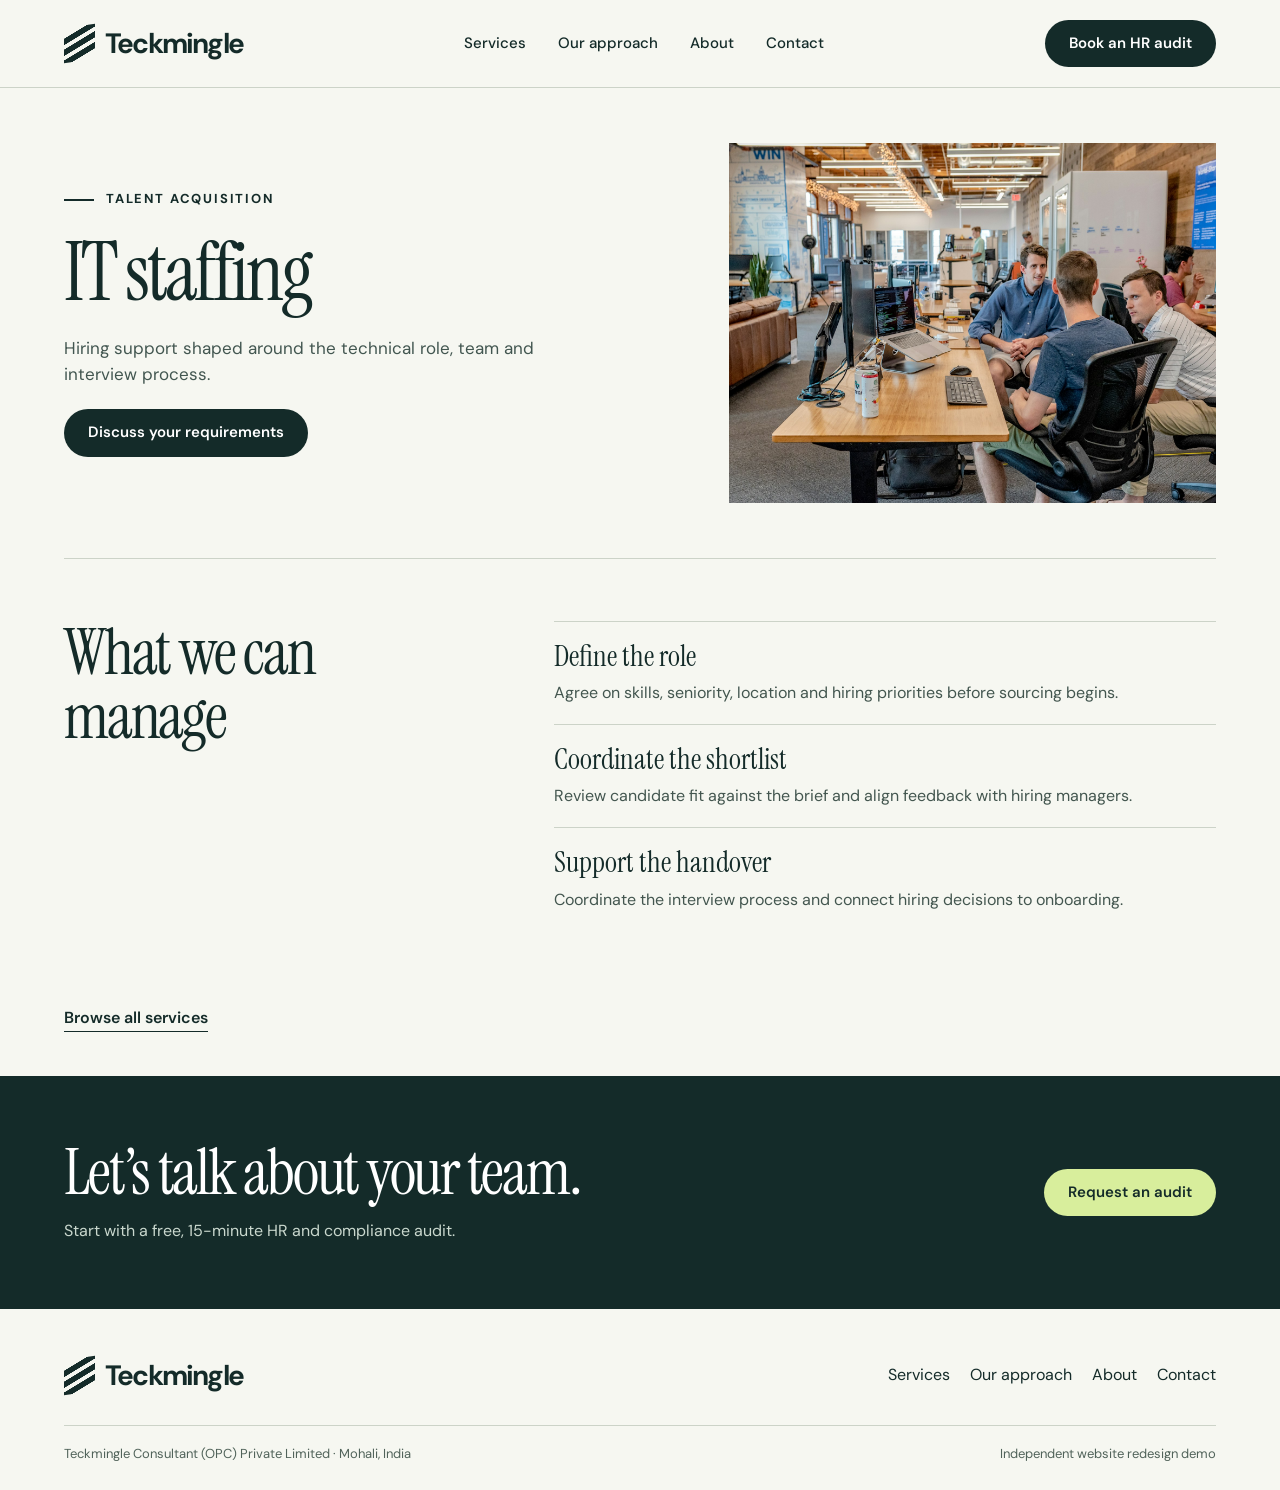
<file: staffing.html>
<!doctype html><html lang="en-IN"><head><meta charset="utf-8"><meta name="viewport" content="width=device-width, initial-scale=1"><meta name="robots" content="noindex,nofollow"><title>IT staffing | Teckmingle</title><meta name="description" content="Hiring support shaped around the technical role, team and interview process."><link rel="icon" href="icon.png"><link rel="stylesheet" href="style.css"></head><body><a class="skip" href="#main">Skip to content</a><header><div class="wrap"><a class="word" href="index.html" aria-label="Teckmingle home"><span class="mark" aria-hidden="true"></span>Teckmingle</a><button type="button" class="menu" aria-controls="nav" aria-expanded="false">Menu</button><nav id="nav" aria-label="Main navigation"><a href="services.html" >Services</a><a href="approach.html" >Our approach</a><a href="about.html" >About</a><a href="contact.html" >Contact</a></nav><a class="btn " href="contact.html#audit">Book an HR audit</a></div></header><main id="main"><section class="inner wrap"><div><span class="label">Talent acquisition</span><h1>IT staffing</h1><p>Hiring support shaped around the technical role, team and interview process.</p><a class="btn " href="contact.html#audit">Discuss your requirements</a></div><img src="img/workplace-meeting.jpg" alt="People in conversation in a sunlit office" loading="eager"></section><section class="innerbody wrap"><h2>What we can manage</h2><div class="rows"><article><h3>Define the role</h3><p>Agree on skills, seniority, location and hiring priorities before sourcing begins.</p></article><article><h3>Coordinate the shortlist</h3><p>Review candidate fit against the brief and align feedback with hiring managers.</p></article><article><h3>Support the handover</h3><p>Coordinate the interview process and connect hiring decisions to onboarding.</p></article></div></section><section class="wrap" style="padding-bottom:45px"><a class="link" href="services.html">Browse all services</a></section><section class="cta"><div class="wrap"><div><h2>Let’s talk about your team.</h2><p>Start with a free, 15-minute HR and compliance audit.</p></div><a class="btn light" href="contact.html#audit">Request an audit</a></div></section></main><footer><div class="wrap"><div class="foot"><a class="word" href="index.html" aria-label="Teckmingle home"><span class="mark" aria-hidden="true"></span>Teckmingle</a><div><a href="services.html" >Services</a><a href="approach.html" >Our approach</a><a href="about.html" >About</a><a href="contact.html" >Contact</a></div></div><div class="fine"><span>Teckmingle Consultant (OPC) Private Limited · Mohali, India</span><span>Independent website redesign demo</span></div></div></footer><script src="menu.js"></script></body></html>
</file>
<file: style.css>
@import url('fonts.css');
:root{--ink:#142b29;--paper:#f6f7f1;--lime:#d8ee9c;--teal:#245c53;--line:#ccd3c8;--serif:'Instrument Serif',Georgia,serif}
*{box-sizing:border-box}body{margin:0;color:var(--ink);background:var(--paper);font:16px/1.55 'DM Sans',Arial,sans-serif}a{color:inherit;text-decoration:none}a:focus-visible,button:focus-visible,summary:focus-visible{outline:3px solid #ae702e;outline-offset:4px}img{display:block;width:100%;height:100%;object-fit:cover}h1,h2,h3,p{margin:0}h1,h2,h3{font-weight:500;line-height:1.04}em{font-weight:400;color:var(--teal)}.wrap{width:min(90%,1440px);margin:auto}.word{font-weight:700;font-size:28px;letter-spacing:-1.8px;display:inline-flex;align-items:center;gap:10px}.mark{width:31px;height:35px;display:inline-block;background:linear-gradient(155deg,transparent 21%,currentColor 22% 34%,transparent 35% 43%,currentColor 44% 56%,transparent 57% 65%,currentColor 66% 78%,transparent 79%);transform:skewY(-8deg)}
header{position:relative;background:var(--paper);border-bottom:1px solid var(--line);z-index:3}header .wrap{min-height:87px;display:flex;align-items:center;justify-content:space-between;gap:22px}nav{display:flex;gap:32px;align-items:center}nav a{font-size:15px;font-weight:500}nav a:hover,nav a[aria-current]{text-decoration:underline;text-underline-offset:7px}.btn{display:inline-flex;align-items:center;justify-content:center;min-height:47px;padding:12px 24px;border-radius:30px;background:var(--ink);color:white;font-weight:600;font-size:15px;transition:background .2s}.btn:hover{background:#376353}.light{background:var(--lime);color:var(--ink)}.light:hover{background:white}.link{border-bottom:1px solid currentColor;padding-bottom:3px;font-weight:600}.actions{display:flex;gap:24px;align-items:center;flex-wrap:wrap}.menu{display:none}.hero{display:grid;grid-template-columns:.98fr 1.02fr;align-items:stretch;gap:5%;padding:42px 0 46px}.lead{display:flex;flex-direction:column;align-items:flex-start;justify-content:center;padding:30px 0}.label{font-size:13px;letter-spacing:.14em;text-transform:uppercase;font-weight:700;display:flex;align-items:center;gap:12px}.label:before{content:'';width:30px;height:2px;background:currentColor}.hero h1,.inner h1{font-family:var(--serif);font-size:clamp(65px,7.45vw,119px);letter-spacing:-.04em;line-height:.93;margin:25px 0}.lead p,.inner p{font-size:clamp(17px,1.3vw,21px);max-width:490px;color:#425650}.lead .actions{margin-top:31px}.art{position:relative;min-height:510px;overflow:hidden;background:var(--teal)}.art img{position:absolute;object-position:52% 50%}.art:after{content:'';position:absolute;right:0;bottom:0;width:26%;aspect-ratio:1;background:var(--lime);clip-path:polygon(0 100%,100% 0,100% 100%)}.strip{background:var(--ink);color:white}.strip .wrap{min-height:84px;display:flex;align-items:center;justify-content:space-between;gap:22px}.strip a{font-size:clamp(15px,1.45vw,23px);font-family:var(--serif)}.strip i{width:6px;height:6px;background:var(--lime);transform:rotate(45deg)}.section{padding:88px 0}.heading{display:flex;align-items:end;justify-content:space-between;gap:30px;margin:18px 0 30px}.heading h2,.split h2,.cta h2,.innerbody h2{font:400 clamp(44px,5vw,78px)/1 var(--serif);letter-spacing:-.035em}.cards{display:grid;grid-template-columns:repeat(3,1fr);gap:22px}.card{display:block;border-bottom:1px solid var(--line);padding-bottom:19px}.crop{overflow:hidden;height:clamp(200px,18vw,300px);margin-bottom:20px}.crop img{transition:transform .4s}.card:hover img{transform:scale(1.035)}.card h3{font:400 36px/1.1 var(--serif);margin-bottom:10px}.card p,.rows p,details p,.split p{color:#43564f}.card .link{display:inline-block;margin-top:16px;font-size:14px}.split{display:grid;grid-template-columns:1fr 1fr;background:#e5ebdf}.split>img{min-height:420px;max-height:580px}.split>div{padding:clamp(30px,6vw,100px);align-self:center}.split h2{margin:22px 0}.split .link{display:inline-block;margin-top:20px}.cta{background:var(--ink);color:white;padding:65px 0}.cta .wrap{display:flex;align-items:center;justify-content:space-between;gap:30px}.cta h2{max-width:760px}.cta p{margin-top:14px;color:#cad8ce}footer{padding:45px 0 25px}.foot,.fine{display:flex;justify-content:space-between;align-items:center;gap:20px;flex-wrap:wrap}.foot div{display:flex;gap:20px;flex-wrap:wrap}.fine{font-size:13px;color:#51635a;border-top:1px solid var(--line);margin-top:28px;padding-top:18px}.inner{display:grid;grid-template-columns:1fr .85fr;gap:8%;align-items:center;padding:55px 0}.inner img{height:360px}.inner h1{font-size:clamp(61px,6.3vw,98px)}.inner .btn{margin-top:22px}.innerbody{border-top:1px solid var(--line);padding:62px 0 76px;display:grid;grid-template-columns:.75fr 1.25fr;gap:8%}.rows article,details{padding:18px 0;border-top:1px solid var(--line)}.rows h3,summary{font:400 29px/1.15 var(--serif);margin-bottom:8px}details summary{cursor:pointer}.rows a:not(.btn){text-decoration:underline;text-underline-offset:3px}.skip{position:absolute;left:-100vw}.skip:focus{left:10px;top:10px;background:white;padding:10px;z-index:10}.contactlinks{display:flex;gap:16px;flex-wrap:wrap;margin:22px 0}
@media(max-width:850px){nav{gap:18px}.hero{gap:4%}.art{min-height:440px}.cards{gap:16px}.word{font-size:25px}header .wrap{min-height:72px}.inner{gap:5%}}
@media(max-width:680px){header .wrap{min-height:67px}.menu{display:block;background:none;border:1px solid var(--line);border-radius:22px;padding:7px 16px;font:inherit;color:inherit}header .wrap>.btn{display:none}nav{display:none;position:absolute;left:0;right:0;top:100%;background:var(--paper);padding:18px 5%;border-bottom:1px solid var(--line)}nav.open{display:grid}.hero,.inner,.innerbody,.split{grid-template-columns:1fr}.hero{padding:8px 0 25px;gap:10px}.hero h1,.inner h1{font-size:clamp(64px,13vw,84px)}.lead{padding:27px 0}.art{min-height:0;aspect-ratio:1.36}.strip .wrap{display:grid;grid-template-columns:1fr 1fr;padding:18px 0;gap:8px}.strip a{font-size:21px}.strip i{display:none}.section{padding:50px 0}.heading{align-items:start;flex-direction:column;gap:12px}.cards{grid-template-columns:1fr;gap:29px}.crop{height:auto;aspect-ratio:1.8}.split>img{min-height:0;height:285px}.cta .wrap{align-items:start;flex-direction:column}.inner{padding:30px 0;gap:24px}.inner img{height:240px}.innerbody{padding:36px 0;gap:24px}.fine{align-items:start;flex-direction:column}.foot{align-items:start;flex-direction:column}.cta{padding:45px 0}}
</file>
